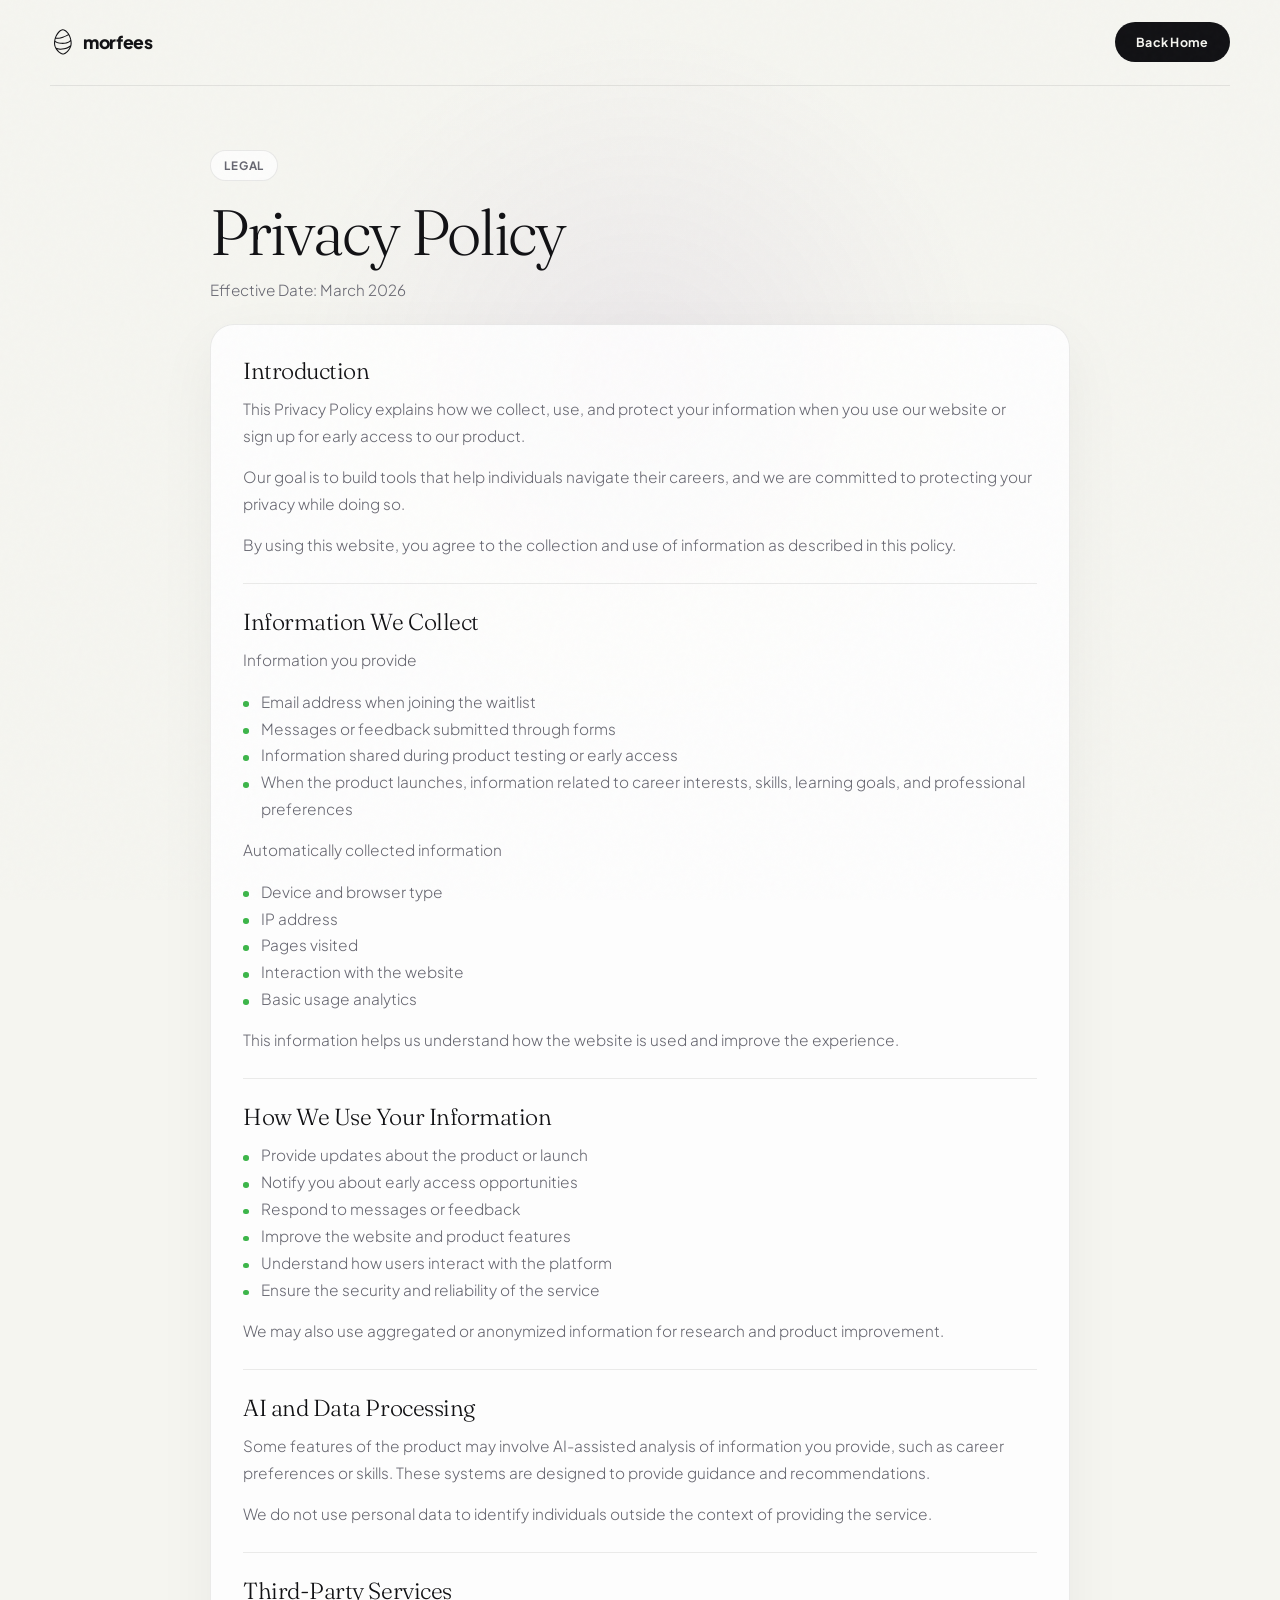
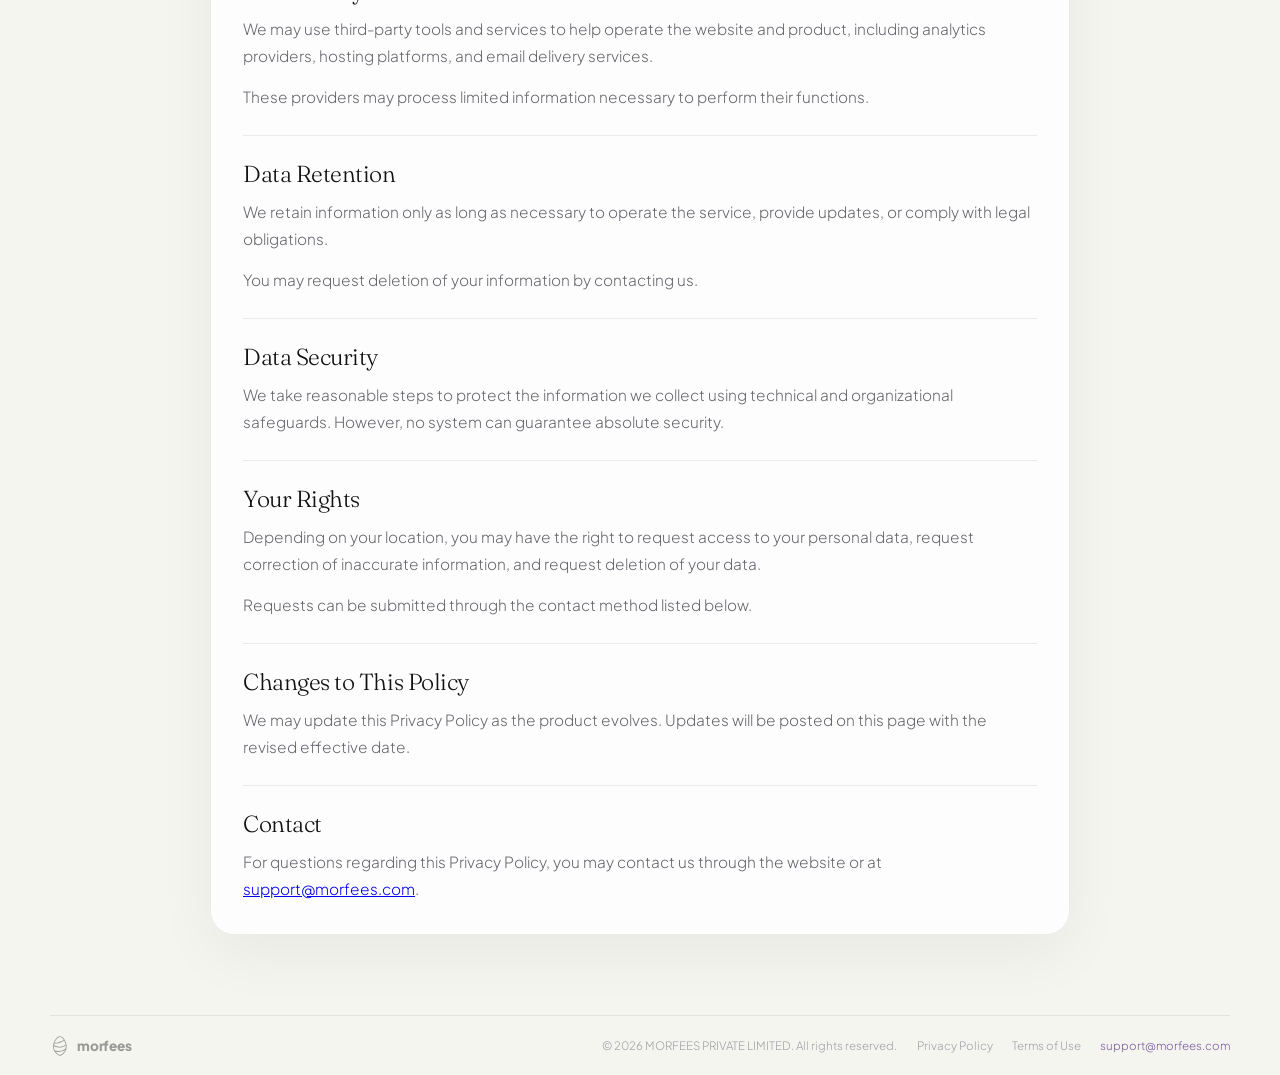
<file: privacy.html>
<!DOCTYPE html>
<html lang="en">
<head>
  <meta charset="UTF-8" />
  <meta name="viewport" content="width=device-width, initial-scale=1.0" />
  <title>Privacy Policy - morfees</title>
  <link rel="preconnect" href="https://fonts.googleapis.com" />
  <link rel="preconnect" href="https://fonts.gstatic.com" crossorigin />
  <link
    href="https://fonts.googleapis.com/css2?family=Fraunces:ital,opsz,wght@0,9..144,300;1,9..144,300&family=Plus+Jakarta+Sans:wght@300;400;500;600;700;800&display=swap"
    rel="stylesheet"
  />
  <link rel="stylesheet" href="styles.css" />
</head>
<body class="legal-page">
  <div class="glow" aria-hidden="true"></div>

  <nav>
    <a href="index.html" class="logo-mark" aria-label="morfees home">
      <img src="assets/logo.svg" width="26" height="26" alt="" class="logo-icon" />
      <span class="logo-name">morfees</span>
    </a>
    <a class="nav-btn" href="index.html">Back Home</a>
  </nav>

  <main class="legal-main">
    <span class="legal-kicker">Legal</span>
    <h1 class="legal-title">Privacy Policy</h1>
    <p class="legal-meta">Effective Date: March 2026</p>

    <div class="legal-card">
      <section>
        <h2>Introduction</h2>
        <p>This Privacy Policy explains how we collect, use, and protect your information when you use our website or sign up for early access to our product.</p>
        <p>Our goal is to build tools that help individuals navigate their careers, and we are committed to protecting your privacy while doing so.</p>
        <p>By using this website, you agree to the collection and use of information as described in this policy.</p>
      </section>

      <section>
        <h2>Information We Collect</h2>
        <p>Information you provide</p>
        <ul>
          <li>Email address when joining the waitlist</li>
          <li>Messages or feedback submitted through forms</li>
          <li>Information shared during product testing or early access</li>
          <li>When the product launches, information related to career interests, skills, learning goals, and professional preferences</li>
        </ul>
        <p>Automatically collected information</p>
        <ul>
          <li>Device and browser type</li>
          <li>IP address</li>
          <li>Pages visited</li>
          <li>Interaction with the website</li>
          <li>Basic usage analytics</li>
        </ul>
        <p>This information helps us understand how the website is used and improve the experience.</p>
      </section>

      <section>
        <h2>How We Use Your Information</h2>
        <ul>
          <li>Provide updates about the product or launch</li>
          <li>Notify you about early access opportunities</li>
          <li>Respond to messages or feedback</li>
          <li>Improve the website and product features</li>
          <li>Understand how users interact with the platform</li>
          <li>Ensure the security and reliability of the service</li>
        </ul>
        <p>We may also use aggregated or anonymized information for research and product improvement.</p>
      </section>

      <section>
        <h2>AI and Data Processing</h2>
        <p>Some features of the product may involve AI-assisted analysis of information you provide, such as career preferences or skills. These systems are designed to provide guidance and recommendations.</p>
        <p>We do not use personal data to identify individuals outside the context of providing the service.</p>
      </section>

      <section>
        <h2>Third-Party Services</h2>
        <p>We may use third-party tools and services to help operate the website and product, including analytics providers, hosting platforms, and email delivery services.</p>
        <p>These providers may process limited information necessary to perform their functions.</p>
      </section>

      <section>
        <h2>Data Retention</h2>
        <p>We retain information only as long as necessary to operate the service, provide updates, or comply with legal obligations.</p>
        <p>You may request deletion of your information by contacting us.</p>
      </section>

      <section>
        <h2>Data Security</h2>
        <p>We take reasonable steps to protect the information we collect using technical and organizational safeguards. However, no system can guarantee absolute security.</p>
      </section>

      <section>
        <h2>Your Rights</h2>
        <p>Depending on your location, you may have the right to request access to your personal data, request correction of inaccurate information, and request deletion of your data.</p>
        <p>Requests can be submitted through the contact method listed below.</p>
      </section>

      <section>
        <h2>Changes to This Policy</h2>
        <p>We may update this Privacy Policy as the product evolves. Updates will be posted on this page with the revised effective date.</p>
      </section>

      <section>
        <h2>Contact</h2>
       <p>For questions regarding this Privacy Policy, you may contact us through the website or at <a href="mailto:support@morfees.com">support@morfees.com</a>.</p>
      </section>
    </div>
  </main>

  <footer>
    <a href="index.html" class="logo-mark" aria-label="morfees home">
      <img src="assets/logo.svg" width="20" height="20" alt="" class="logo-icon" style="opacity: 0.4" />
      <span class="logo-name" style="font-size: 0.85rem; opacity: 0.4">morfees</span>
    </a>
    <div class="footer-legal">
      <span>&copy; 2026 MORFEES PRIVATE LIMITED. All rights reserved.</span>
      <a href="privacy.html">Privacy Policy</a>
      <a href="terms.html">Terms of Use</a>
      <a href="mailto:support@morfees.com" style="color: var(--violet); opacity: 0.8;">support@morfees.com</a>
    </div>
  </footer>
</body>
</html>
</file>
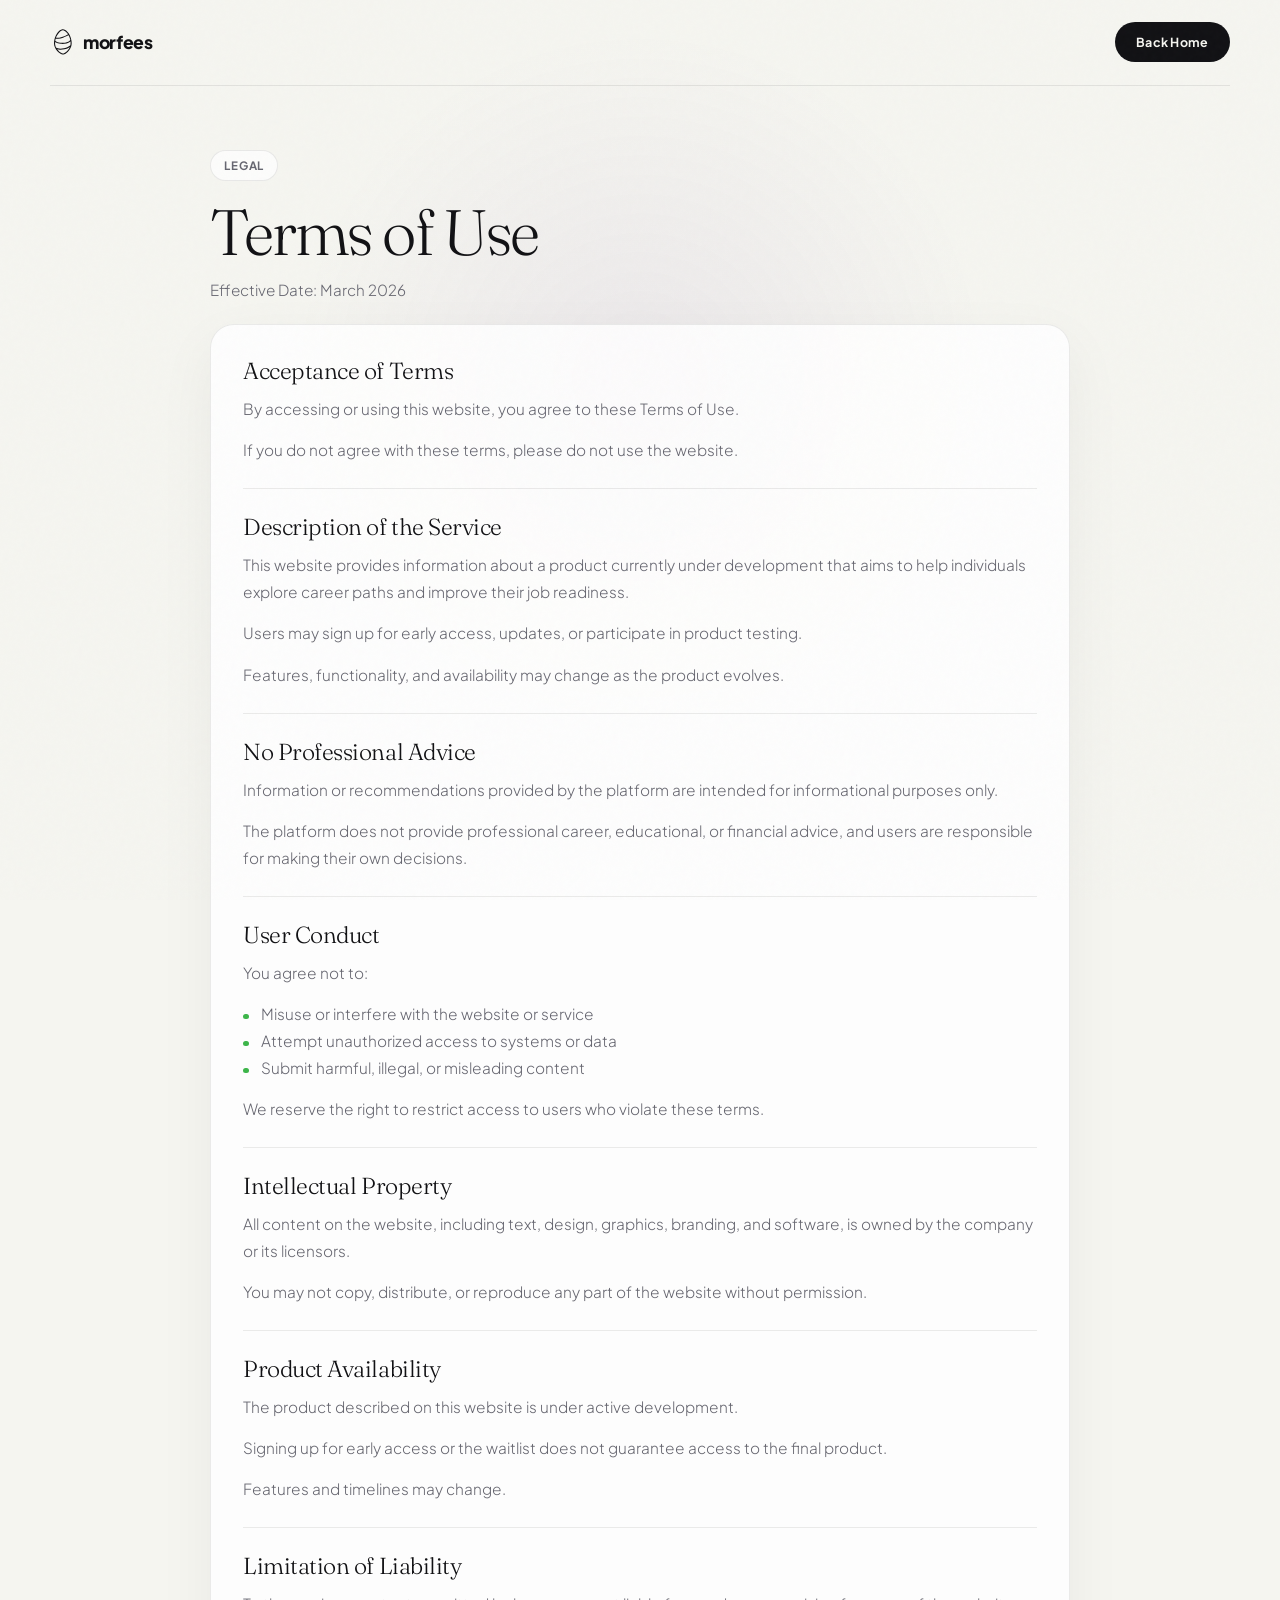
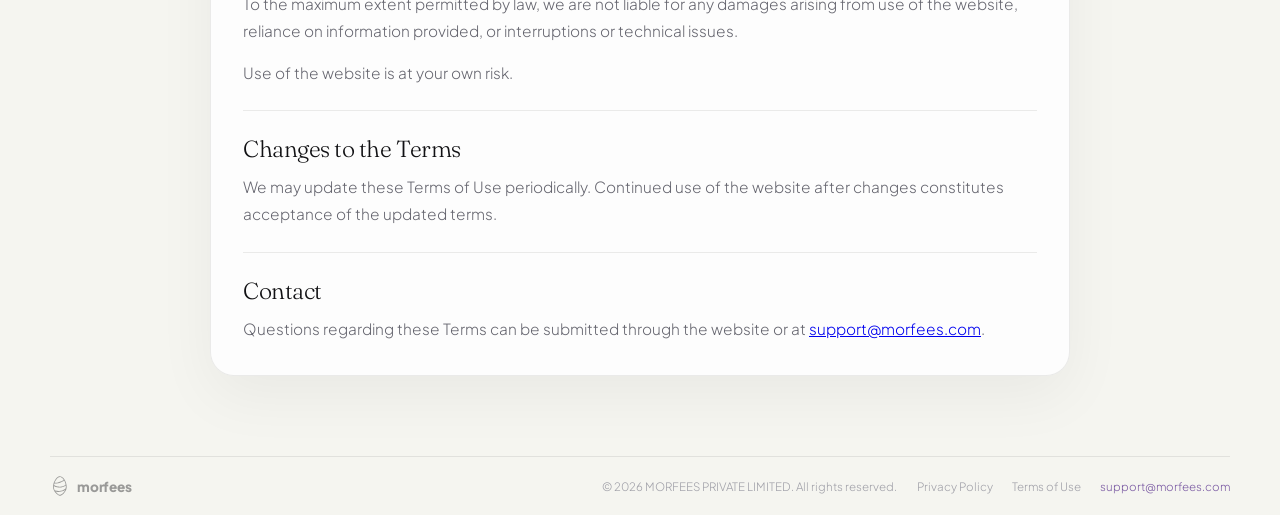
<file: terms.html>
<!DOCTYPE html>
<html lang="en">
<head>
  <meta charset="UTF-8" />
  <meta name="viewport" content="width=device-width, initial-scale=1.0" />
  <title>Terms of Use - morfees</title>
  <link rel="preconnect" href="https://fonts.googleapis.com" />
  <link rel="preconnect" href="https://fonts.gstatic.com" crossorigin />
  <link
    href="https://fonts.googleapis.com/css2?family=Fraunces:ital,opsz,wght@0,9..144,300;1,9..144,300&family=Plus+Jakarta+Sans:wght@300;400;500;600;700;800&display=swap"
    rel="stylesheet"
  />
  <link rel="stylesheet" href="styles.css" />
</head>
<body class="legal-page">
  <div class="glow" aria-hidden="true"></div>

  <nav>
    <a href="index.html" class="logo-mark" aria-label="morfees home">
      <img src="assets/logo.svg" width="26" height="26" alt="" class="logo-icon" />
      <span class="logo-name">morfees</span>
    </a>
    <a class="nav-btn" href="index.html">Back Home</a>
  </nav>

  <main class="legal-main">
    <span class="legal-kicker">Legal</span>
    <h1 class="legal-title">Terms of Use</h1>
    <p class="legal-meta">Effective Date: March 2026</p>

    <div class="legal-card">
      <section>
        <h2>Acceptance of Terms</h2>
        <p>By accessing or using this website, you agree to these Terms of Use.</p>
        <p>If you do not agree with these terms, please do not use the website.</p>
      </section>

      <section>
        <h2>Description of the Service</h2>
        <p>This website provides information about a product currently under development that aims to help individuals explore career paths and improve their job readiness.</p>
        <p>Users may sign up for early access, updates, or participate in product testing.</p>
        <p>Features, functionality, and availability may change as the product evolves.</p>
      </section>

      <section>
        <h2>No Professional Advice</h2>
        <p>Information or recommendations provided by the platform are intended for informational purposes only.</p>
        <p>The platform does not provide professional career, educational, or financial advice, and users are responsible for making their own decisions.</p>
      </section>

      <section>
        <h2>User Conduct</h2>
        <p>You agree not to:</p>
        <ul>
          <li>Misuse or interfere with the website or service</li>
          <li>Attempt unauthorized access to systems or data</li>
          <li>Submit harmful, illegal, or misleading content</li>
        </ul>
        <p>We reserve the right to restrict access to users who violate these terms.</p>
      </section>

      <section>
        <h2>Intellectual Property</h2>
        <p>All content on the website, including text, design, graphics, branding, and software, is owned by the company or its licensors.</p>
        <p>You may not copy, distribute, or reproduce any part of the website without permission.</p>
      </section>

      <section>
        <h2>Product Availability</h2>
        <p>The product described on this website is under active development.</p>
        <p>Signing up for early access or the waitlist does not guarantee access to the final product.</p>
        <p>Features and timelines may change.</p>
      </section>

      <section>
        <h2>Limitation of Liability</h2>
        <p>To the maximum extent permitted by law, we are not liable for any damages arising from use of the website, reliance on information provided, or interruptions or technical issues.</p>
        <p>Use of the website is at your own risk.</p>
      </section>

      <section>
        <h2>Changes to the Terms</h2>
        <p>We may update these Terms of Use periodically. Continued use of the website after changes constitutes acceptance of the updated terms.</p>
      </section>

      <section>
        <h2>Contact</h2>
        <p>Questions regarding these Terms can be submitted through the website or at <a href="mailto:support@morfees.com">support@morfees.com</a>.</p>
      </section>
    </div>
  </main>

  <footer>
    <a href="index.html" class="logo-mark" aria-label="morfees home">
      <img src="assets/logo.svg" width="20" height="20" alt="" class="logo-icon" style="opacity: 0.4" />
      <span class="logo-name" style="font-size: 0.85rem; opacity: 0.4">morfees</span>
    </a>
    <div class="footer-legal">
      <span>&copy; 2026 MORFEES PRIVATE LIMITED. All rights reserved.</span>
      <a href="privacy.html">Privacy Policy</a>
      <a href="terms.html">Terms of Use</a>
      <a href="mailto:support@morfees.com" style="color: var(--violet); opacity: 0.8;">support@morfees.com</a>
    </div>
  </footer>
</body>
</html>
</file>
<file: styles.css>
*, *::before, *::after { box-sizing: border-box; margin: 0; padding: 0; }

:root {
  --bg: #f5f5f0;
  --surface: #ffffff;
  --border: rgba(0, 0, 0, 0.08);
  --accent: #3db54a;
  --wa: #25d366;
  --violet: #5a318e;
  --text: #111114;
  --muted: #a0a0a8;
  --muted2: #666670;
  --ease: cubic-bezier(0.16, 1, 0.3, 1);
  --safe-b: env(safe-area-inset-bottom, 0px);
  --shell: min(100% - 2rem, 1180px);
}

html, body {
  height: 100%;
  -webkit-font-smoothing: antialiased;
}

body {
  background: var(--bg);
  color: var(--text);
  font-family: "Plus Jakarta Sans", sans-serif;
  font-weight: 300;
  display: flex;
  flex-direction: column;
  min-height: 100dvh;
  overflow-x: hidden;
}

body::after {
  content: "";
  position: fixed;
  inset: 0;
  background-image: url("data:image/svg+xml,%3Csvg viewBox='0 0 200 200' xmlns='http://www.w3.org/2000/svg'%3E%3Cfilter id='n'%3E%3CfeTurbulence type='fractalNoise' baseFrequency='0.85' numOctaves='4' stitchTiles='stitch'/%3E%3C/filter%3E%3Crect width='100%25' height='100%25' filter='url(%23n)' opacity='0.018'/%3E%3C/svg%3E");
  pointer-events: none;
  z-index: 999;
}

.glow {
  position: fixed;
  width: 26.25rem;
  height: 26.25rem;
  border-radius: 50%;
  background: radial-gradient(circle, rgba(107, 63, 160, 0.07) 0%, transparent 70%);
  top: 38%;
  left: 50%;
  transform: translate(-50%, -50%);
  pointer-events: none;
  z-index: 0;
}

.logo-mark {
  display: inline-flex;
  align-items: center;
  gap: 0.45rem;
  text-decoration: none;
}

.logo-name {
  font-weight: 800;
  font-size: 0.94rem;
  letter-spacing: -0.02em;
  color: var(--text);
}

.logo-icon,
.icon-img {
  display: block;
  flex-shrink: 0;
}

nav,
footer {
  position: relative;
  z-index: 10;
  width: var(--shell);
  margin: 0 auto;
}

nav {
  display: flex;
  align-items: center;
  justify-content: space-between;
  gap: 1rem;
  padding: 1.2rem 0 1rem;
  border-bottom: 1px solid var(--border);
}

nav .logo-icon {
  width: 22px;
  height: 22px;
}

.nav-btn,
.cta,
.modal-close,
.footer-contact button {
  min-height: 40px;
}

.nav-btn {
  display: inline-flex;
  align-items: center;
  justify-content: center;
  background: var(--text);
  color: var(--bg);
  border: none;
  border-radius: 999px;
  padding: 0.58rem 0.95rem;
  font-size: 0.78rem;
  font-weight: 700;
  letter-spacing: 0.02em;
  cursor: pointer;
  text-decoration: none;
  transition: opacity 0.2s;
}

.nav-btn:hover { opacity: 0.82; }

main {
  position: relative;
  z-index: 1;
  flex: 1;
  width: var(--shell);
  margin: 0 auto;
  display: flex;
  flex-direction: column;
  align-items: flex-start;
  justify-content: flex-start;
  text-align: left;
  padding: 2.5rem 0 calc(2.75rem + var(--safe-b));
}

h1 {
  font-family: "Fraunces", serif;
  font-weight: 300;
  font-size: clamp(2.35rem, 10vw, 2.75rem);
  line-height: 1.04;
  letter-spacing: -0.03em;
  max-width: 10ch;
  animation: rise 0.9s var(--ease) both;
}

h1 em {
  font-style: italic;
  font-weight: 400;
  color: var(--violet);
}

.subheadline {
  margin-top: 1rem;
  max-width: 20rem;
  font-size: 0.98rem;
  line-height: 1.6;
  color: var(--muted2);
  animation: rise 0.9s 0.1s var(--ease) both;
}

.waitlist-block {
  width: 100%;
  max-width: 34rem;
  margin-top: 1.9rem;
  animation: rise 0.9s 0.2s var(--ease) both;
}

.nav-btn {
  display: none;
}

.mobile-waitlist {
  display: flex;
  flex-direction: column;
  align-items: center;
}

.main-cta {
  display: inline-flex;
  align-items: center;
  justify-content: center;
  width: 100%;
  max-width: 100%;
  min-height: 46px;
  background: var(--text);
  color: var(--bg);
  border: none;
  border-radius: 14px;
  padding: 0.82rem 1.2rem;
  font-size: 1rem;
  font-weight: 700;
  letter-spacing: 0.02em;
  text-decoration: none;
  cursor: pointer;
  -webkit-tap-highlight-color: transparent;
  box-shadow: 0 10px 24px rgba(17, 17, 20, 0.12);
  transition: opacity 0.2s, transform 0.15s;
}

.main-cta:hover { opacity: 0.86; }
.main-cta:active { opacity: 0.88; transform: scale(0.97); }

.mobile-waitlist .signup-hint {
  max-width: 20rem;
  text-align: center;
}

.signup-form {
  display: flex;
  flex-direction: column;
  align-items: stretch;
}

.honeypot-field {
  display: none;
}

.signup-label {
  margin-bottom: 0.5rem;
  font-size: 0.9rem;
  font-weight: 600;
  color: var(--text);
}

.input-row {
  display: flex;
  flex-direction: row;
  align-items: center;
  gap: 0.5rem;
  background: rgba(255, 255, 255, 0.9);
  border: 1px solid var(--border);
  border-radius: 12px;
  padding: 0 0.875rem;
  transition: border-color 0.25s, box-shadow 0.25s;
}

.country-code {
  flex-shrink: 0;
  font-size: 0.95rem;
  font-weight: 600;
  color: var(--muted2);
}

.input-row:focus-within {
  border-color: rgba(61, 181, 74, 0.4);
  box-shadow: 0 0 0 4px rgba(61, 181, 74, 0.08);
}

.input-row.wa:focus-within {
  border-color: rgba(37, 211, 102, 0.5);
  box-shadow: 0 0 0 4px rgba(37, 211, 102, 0.08);
}

.input-row.error { border-color: rgba(255, 90, 90, 0.5) !important; }

.input-row input {
  width: 100%;
  min-width: 0;
  min-height: 48px;
  background: transparent;
  border: none;
  outline: none;
  color: var(--text);
  font-size: 1rem;
  font-weight: 400;
  padding: 0;
}

.input-row input::placeholder { color: var(--muted); }

.form-error {
  display: none;
  margin-top: 0.5rem;
  font-size: 0.82rem;
  line-height: 1.45;
  color: #d13a3a;
}

.form-error.show {
  display: block;
}

.cta {
  width: 100%;
  color: #fff;
  border: none;
  border-radius: 16px;
  min-height: 50px;
  padding: 0.88rem 1.1rem;
  font-size: 0.96rem;
  font-weight: 700;
  letter-spacing: 0.01em;
  cursor: pointer;
  white-space: nowrap;
  flex-shrink: 0;
  box-shadow: 0 10px 20px rgba(17, 17, 20, 0.08);
  transition: opacity 0.2s, transform 0.15s, box-shadow 0.2s;
}

.cta:hover {
  opacity: 0.94;
  transform: translateY(-1px);
  box-shadow: 0 12px 22px rgba(17, 17, 20, 0.12);
}

.cta-email { background: linear-gradient(180deg, #44c94f 0%, #38b946 100%); }
.cta-wa { background: linear-gradient(180deg, #2fd66f 0%, #21bf5a 100%); }

.signup-form .cta {
  align-self: stretch;
  margin-top: 1rem;
}

.signup-switch {
  margin-top: 0.75rem;
  align-self: flex-start;
  background: transparent;
  border: none;
  padding: 0;
  color: var(--violet);
  font-size: 0.9rem;
  font-weight: 600;
  cursor: pointer;
  text-decoration: underline;
  text-underline-offset: 0.16em;
}

.signup-hint {
  margin-top: 0.5rem;
  font-size: 0.75rem;
  line-height: 1.5;
  color: rgba(102, 102, 112, 0.82);
  letter-spacing: 0.01em;
}

.success-msg {
  display: none;
  margin-top: 1rem;
  text-align: left;
  padding: 1rem 1.05rem;
  background: rgba(61, 181, 74, 0.07);
  border: 1px solid rgba(61, 181, 74, 0.22);
  border-radius: 16px;
}

.success-icon {
  display: inline-flex;
  align-items: center;
  justify-content: center;
  width: 2rem;
  height: 2rem;
  margin-bottom: 0.8rem;
  border-radius: 50%;
  background: rgba(61, 181, 74, 0.16);
  color: var(--accent);
  font-size: 1rem;
  font-weight: 700;
}

.success-msg strong {
  display: block;
  font-size: 0.92rem;
  color: var(--accent);
  font-weight: 700;
}

.success-msg span {
  display: block;
  margin-top: 0.35rem;
  font-size: 0.83rem;
  line-height: 1.6;
  color: var(--muted2);
}

.success-action {
  margin-top: 1rem;
  min-height: 44px;
  padding: 0.72rem 1rem;
  border: none;
  border-radius: 12px;
  background: var(--text);
  color: var(--bg);
  font-size: 0.9rem;
  font-weight: 700;
  cursor: pointer;
}

.social-proof {
  margin-top: 2rem;
  display: flex;
  flex-direction: column;
  align-items: flex-start;
  gap: 0.9rem;
  animation: rise 0.9s 0.25s var(--ease) both;
}

.early-badge {
  display: inline-flex;
  align-items: center;
  gap: 0.55rem;
  border: 1px solid rgba(61, 181, 74, 0.4);
  border-radius: 999px;
  padding: 0.38rem 0.82rem;
  font-size: 0.62rem;
  font-weight: 700;
  letter-spacing: 0.08em;
  color: rgba(61, 181, 74, 0.78);
  text-transform: uppercase;
}

.early-dot {
  width: 6px;
  height: 6px;
  border-radius: 50%;
  background: var(--accent);
  flex-shrink: 0;
  animation: pulse 2s ease infinite;
}

@keyframes pulse {
  0%, 100% { opacity: 1; transform: scale(1); }
  50% { opacity: 0.4; transform: scale(0.75); }
}

.avatar-row {
  display: flex;
  align-items: center;
  gap: 0.4rem;
}

.avatars { display: flex; }

.avatar {
  width: 24px;
  height: 24px;
  border-radius: 50%;
  border: 2px solid var(--bg);
  display: flex;
  align-items: center;
  justify-content: center;
  font-size: 0.5rem;
  font-weight: 700;
  margin-left: -6px;
  color: #fff;
}

.avatars .avatar:first-child { margin-left: 0; }
.av1 { background: #6b3fa0; }
.av2 { background: #3db54a; }
.av3 { background: #e8824a; }
.av4 { background: #4a9de8; }

.avatar-text {
  font-size: 0.74rem;
  line-height: 1.4;
  color: var(--muted2);
}

.avatar-text strong { color: var(--text); font-weight: 700; }

.modal-overlay {
  display: none;
  position: fixed;
  inset: 0;
  background: rgba(17, 17, 20, 0.5);
  backdrop-filter: blur(6px);
  -webkit-backdrop-filter: blur(6px);
  z-index: 200;
  align-items: center;
  justify-content: center;
  padding: 1rem;
}

.modal-overlay.open { display: flex; }

.modal {
  background: var(--surface);
  border: 1px solid var(--border);
  border-radius: 22px;
  padding: 1.5rem 1rem 1.2rem;
  width: 100%;
  max-width: 28rem;
  position: relative;
  animation: modalIn 0.35s var(--ease) both;
}

@keyframes modalIn {
  from { opacity: 0; transform: translateY(16px) scale(0.97); }
  to { opacity: 1; transform: translateY(0) scale(1); }
}

.modal-close {
  position: absolute;
  top: 0.9rem;
  right: 0.9rem;
  width: 40px;
  height: 40px;
  border-radius: 50%;
  border: 1px solid var(--border);
  background: var(--bg);
  cursor: pointer;
  display: flex;
  align-items: center;
  justify-content: center;
  color: var(--muted2);
  transition: color 0.2s, border-color 0.2s;
}

.modal-close:hover { color: var(--text); border-color: var(--text); }

.modal-logo { margin-bottom: 1.2rem; }
.modal-logo .logo-name { font-size: 1rem; }

.modal h2 {
  font-family: "Fraunces", serif;
  font-weight: 300;
  font-size: clamp(1.7rem, 6vw, 2rem);
  line-height: 1.1;
  letter-spacing: -0.02em;
  margin-bottom: 0.55rem;
}

.modal h2 em { font-style: italic; color: var(--violet); }

.modal-sub {
  font-size: 0.9rem;
  line-height: 1.65;
  color: var(--muted2);
  margin-bottom: 1.3rem;
  max-width: 30ch;
}

.sheet-overlay {
  display: none;
  position: fixed;
  inset: 0;
  background: rgba(17, 17, 20, 0.45);
  backdrop-filter: blur(4px);
  -webkit-backdrop-filter: blur(4px);
  z-index: 190;
  align-items: flex-end;
}

.sheet-overlay.open { display: flex; }

.sheet {
  width: 100%;
  background: var(--surface);
  border-radius: 24px 24px 0 0;
  padding: 1rem 1rem calc(2rem + var(--safe-b));
  animation: sheetUp 0.35s var(--ease) both;
}

.sheet-logo {
  margin-bottom: 1.4rem;
}

.sheet-handle {
  width: 36px;
  height: 4px;
  border-radius: 999px;
  background: var(--border);
  margin: 0 auto 1.6rem;
}

.sheet h3 {
  font-family: "Fraunces", serif;
  font-weight: 300;
  font-size: 1.8rem;
  line-height: 1.15;
  letter-spacing: -0.02em;
  margin-bottom: 0.4rem;
}

.sheet h3 em { font-style: italic; color: var(--violet); }

.sheet-sub {
  font-size: 0.85rem;
  color: var(--muted2);
  margin-bottom: 1.4rem;
  line-height: 1.6;
}

@keyframes sheetUp {
  from { transform: translateY(100%); }
  to { transform: translateY(0); }
}

footer {
  display: flex;
  flex-direction: column;
  align-items: flex-start;
  gap: 1rem;
  padding: 1.8rem 0 calc(1.8rem + var(--safe-b));
  border-top: none;
}

.footer-contact {
  display: none;
  align-items: center;
  width: 100%;
  background: var(--surface);
  border: 1px solid var(--border);
  border-radius: 999px;
  padding: 0.28rem 0.28rem 0.28rem 0.9rem;
  gap: 0.45rem;
  transition: border-color 0.2s, box-shadow 0.2s;
}

.footer-contact:focus-within {
  border-color: rgba(107, 63, 160, 0.3);
  box-shadow: 0 0 0 4px rgba(107, 63, 160, 0.06);
}

.footer-contact input {
  flex: 1;
  min-width: 0;
  min-height: 24px;
  background: transparent;
  border: none;
  outline: none;
  font-size: 0.78rem;
  font-weight: 300;
  color: var(--text);
  line-height: 1.2;
}

.footer-contact input::placeholder { color: var(--muted); }

.footer-contact button {
  width: 30px;
  height: 30px;
  aspect-ratio: 1 / 1;
  border-radius: 50%;
  background: var(--text);
  border: none;
  cursor: pointer;
  display: flex;
  align-items: center;
  justify-content: center;
  color: var(--bg);
  flex-shrink: 0;
  transition: opacity 0.2s;
}

.footer-contact .icon-img {
  width: 12px;
  height: 12px;
}

.footer-contact button:hover { opacity: 0.75; }

.footer-legal {
  display: flex;
  flex-wrap: wrap;
  gap: 0.5rem 1rem;
  width: 100%;
}

.footer-legal span,
.footer-legal a {
  font-size: 0.68rem;
  line-height: 1.5;
  color: var(--muted);
  text-decoration: none;
  transition: color 0.2s;
}

.footer-legal a:hover { color: var(--muted2); }

.legal-page {
  display: block;
  min-height: auto;
  overflow-x: clip;
}

.legal-page nav,
.legal-page footer {
  width: min(100% - 2rem, 1180px);
  background: transparent;
  backdrop-filter: none;
  -webkit-backdrop-filter: none;
}

.legal-page main {
  flex: 0 0 auto;
  min-height: auto;
  align-items: stretch;
  justify-content: flex-start;
}

.legal-main {
  width: min(100% - 2rem, 860px);
  margin: 0 auto;
  padding: 2.4rem 0 3.5rem;
  display: block;
  text-align: left;
}

.legal-kicker {
  display: inline-block;
  margin-bottom: 1rem;
  padding: 0.45rem 0.8rem;
  border: 1px solid var(--border);
  border-radius: 999px;
  background: rgba(255, 255, 255, 0.7);
  color: var(--muted2);
  font-size: 0.72rem;
  font-weight: 700;
  letter-spacing: 0.08em;
  text-transform: uppercase;
}

.legal-title {
  max-width: 12ch;
  margin-bottom: 0.75rem;
}

.legal-meta {
  margin-bottom: 1.6rem;
  color: var(--muted2);
  font-size: 0.95rem;
}

.legal-card {
  background: rgba(255, 255, 255, 0.82);
  border: 1px solid var(--border);
  border-radius: 18px;
  padding: 1.4rem;
  box-shadow: 0 20px 60px rgba(17, 17, 20, 0.05);
}

.legal-card section + section {
  margin-top: 1.5rem;
  padding-top: 1.5rem;
  border-top: 1px solid var(--border);
}

.legal-card h2 {
  font-family: "Fraunces", serif;
  font-weight: 300;
  font-size: 1.3rem;
  line-height: 1.2;
  margin-bottom: 0.7rem;
  letter-spacing: -0.02em;
}

.legal-card p,
.legal-card li {
  color: var(--muted2);
  line-height: 1.75;
  font-size: 0.96rem;
}

.legal-card p + p,
.legal-card ul + p,
.legal-card p + ul {
  margin-top: 0.9rem;
}

.legal-card ul {
  list-style: none;
  padding-left: 0;
}

.legal-card li {
  position: relative;
  padding-left: 1.1rem;
}

.legal-card li::before {
  content: "";
  position: absolute;
  left: 0;
  top: 0.8rem;
  width: 0.35rem;
  height: 0.35rem;
  border-radius: 50%;
  background: var(--accent);
}

@keyframes rise {
  from { opacity: 0; transform: translateY(18px); }
  to { opacity: 1; transform: translateY(0); }
}

@media (min-width: 768px) {
  :root {
    --shell: min(100% - 3rem, 1180px);
  }

  .glow {
    width: 42rem;
    height: 42rem;
    top: 34%;
  }

  .logo-name {
    font-size: 1rem;
  }

  nav .logo-icon {
    width: 26px;
    height: 26px;
  }

  nav {
    padding: 1.15rem 0 1rem;
  }

  .nav-btn {
    display: inline-flex;
  }

  .nav-btn {
    padding-inline: 1.25rem;
  }

  main {
    align-items: center;
    text-align: center;
    justify-content: center;
    min-height: calc(100vh - 11rem);
    padding: 4rem 0 3rem;
  }

  h1 {
    font-size: clamp(3rem, 6vw, 4.1rem);
    max-width: none;
    line-height: 1.1;
  }

  .subheadline {
    margin-top: 1.1rem;
    font-size: 1.03rem;
    max-width: 32rem;
    line-height: 1.65;
  }

  .waitlist-block {
    margin-top: 2rem;
    max-width: 20rem;
  }

  .input-row {
    padding: 0 0.95rem;
  }

  .input-row input {
    min-height: 48px;
    font-size: 0.95rem;
  }

  .cta {
    width: auto;
    min-width: 220px;
    border-radius: 14px;
    padding: 0.82rem 1.3rem;
    font-size: 0.82rem;
  }

  .signup-form .cta {
    align-self: flex-start;
  }

  .signup-switch {
    font-size: 0.86rem;
  }

  .social-proof {
    align-items: center;
    margin-top: 2.1rem;
  }

  .avatar-row {
    flex-wrap: wrap;
    justify-content: center;
  }

  .modal-overlay {
    padding: 1.5rem;
  }

  .modal {
    padding: 2rem 1.8rem 1.7rem;
    border-radius: 24px;
  }

  footer {
    border-top: 1px solid var(--border);
    padding: 1.15rem 0 1.4rem;
    gap: 1.2rem;
  }

  .footer-contact {
    display: flex;
    max-width: 340px;
    border-radius: 999px;
    padding: 0.3rem 0.3rem 0.3rem 0.95rem;
  }

  .footer-contact input {
    min-height: 36px;
    font-size: 0.82rem;
  }

  .footer-contact button {
    width: 40px;
    height: 40px;
  }

  .footer-legal {
    align-items: center;
    gap: 0.9rem 1.2rem;
  }

  .footer-legal span,
  .footer-legal a {
    font-size: 0.72rem;
  }

  .legal-main {
    padding: 3.4rem 0 4.5rem;
  }

  .legal-page nav,
  .legal-page footer {
    width: min(100% - 3rem, 1180px);
  }

  .legal-card {
    border-radius: 22px;
    padding: 2rem;
  }
}

@media (min-width: 1024px) {
  :root {
    --shell: min(100% - 5rem, 1180px);
  }

  .glow {
    width: 44rem;
    height: 44rem;
    top: 42%;
  }

  nav {
    padding: 1.4rem 0;
  }

  .logo-name {
    font-size: 1.1rem;
  }

  .nav-btn {
    padding: 0.55rem 1.35rem;
    font-size: 0.78rem;
    min-height: 40px;
  }

  main {
    padding: 4rem 0 3rem;
  }

  h1 {
    font-size: clamp(3.2rem, 5vw, 4rem);
    line-height: 1.1;
  }

  .subheadline {
    font-size: 1.05rem;
    max-width: 24rem;
  }

  .waitlist-block {
    max-width: 500px;
  }

  .input-row {
    padding: 0 1rem;
  }

  .input-row input {
    font-size: 0.96rem;
    font-weight: 400;
  }

  .cta {
    min-height: 40px;
    padding: 0.82rem 1.45rem;
    font-size: 0.84rem;
  }

  .signup-hint {
    font-size: 0.73rem;
  }

  .social-proof {
    margin-top: 2rem;
  }

  .avatar {
    width: 30px;
    height: 30px;
    font-size: 0.6rem;
  }

  .avatar-text {
    font-size: 0.78rem;
  }

  .modal {
    max-width: 420px;
    padding: 2.2rem 2rem 2rem;
    border-radius: 20px;
  }

  .modal-close {
    top: 1rem;
    right: 1rem;
    width: 28px;
    height: 28px;
    min-height: 28px;
  }

  .modal h2 {
    font-size: 1.7rem;
  }

  .modal-sub {
    font-size: 0.85rem;
  }

  footer {
    flex-direction: row;
    align-items: center;
    justify-content: space-between;
    gap: 1.5rem;
    padding: 1.2rem 0;
  }

  .footer-contact {
    flex: 1;
    max-width: 280px;
  }

  .footer-legal {
    width: auto;
    flex-shrink: 0;
  }

  .legal-main {
    padding: 4rem 0 5rem;
  }

  .legal-page nav,
  .legal-page footer {
    width: min(100% - 5rem, 1180px);
  }

  .legal-card {
    border-radius: 24px;
  }

  .legal-card h2 {
    font-size: 1.45rem;
  }
}
</file>
